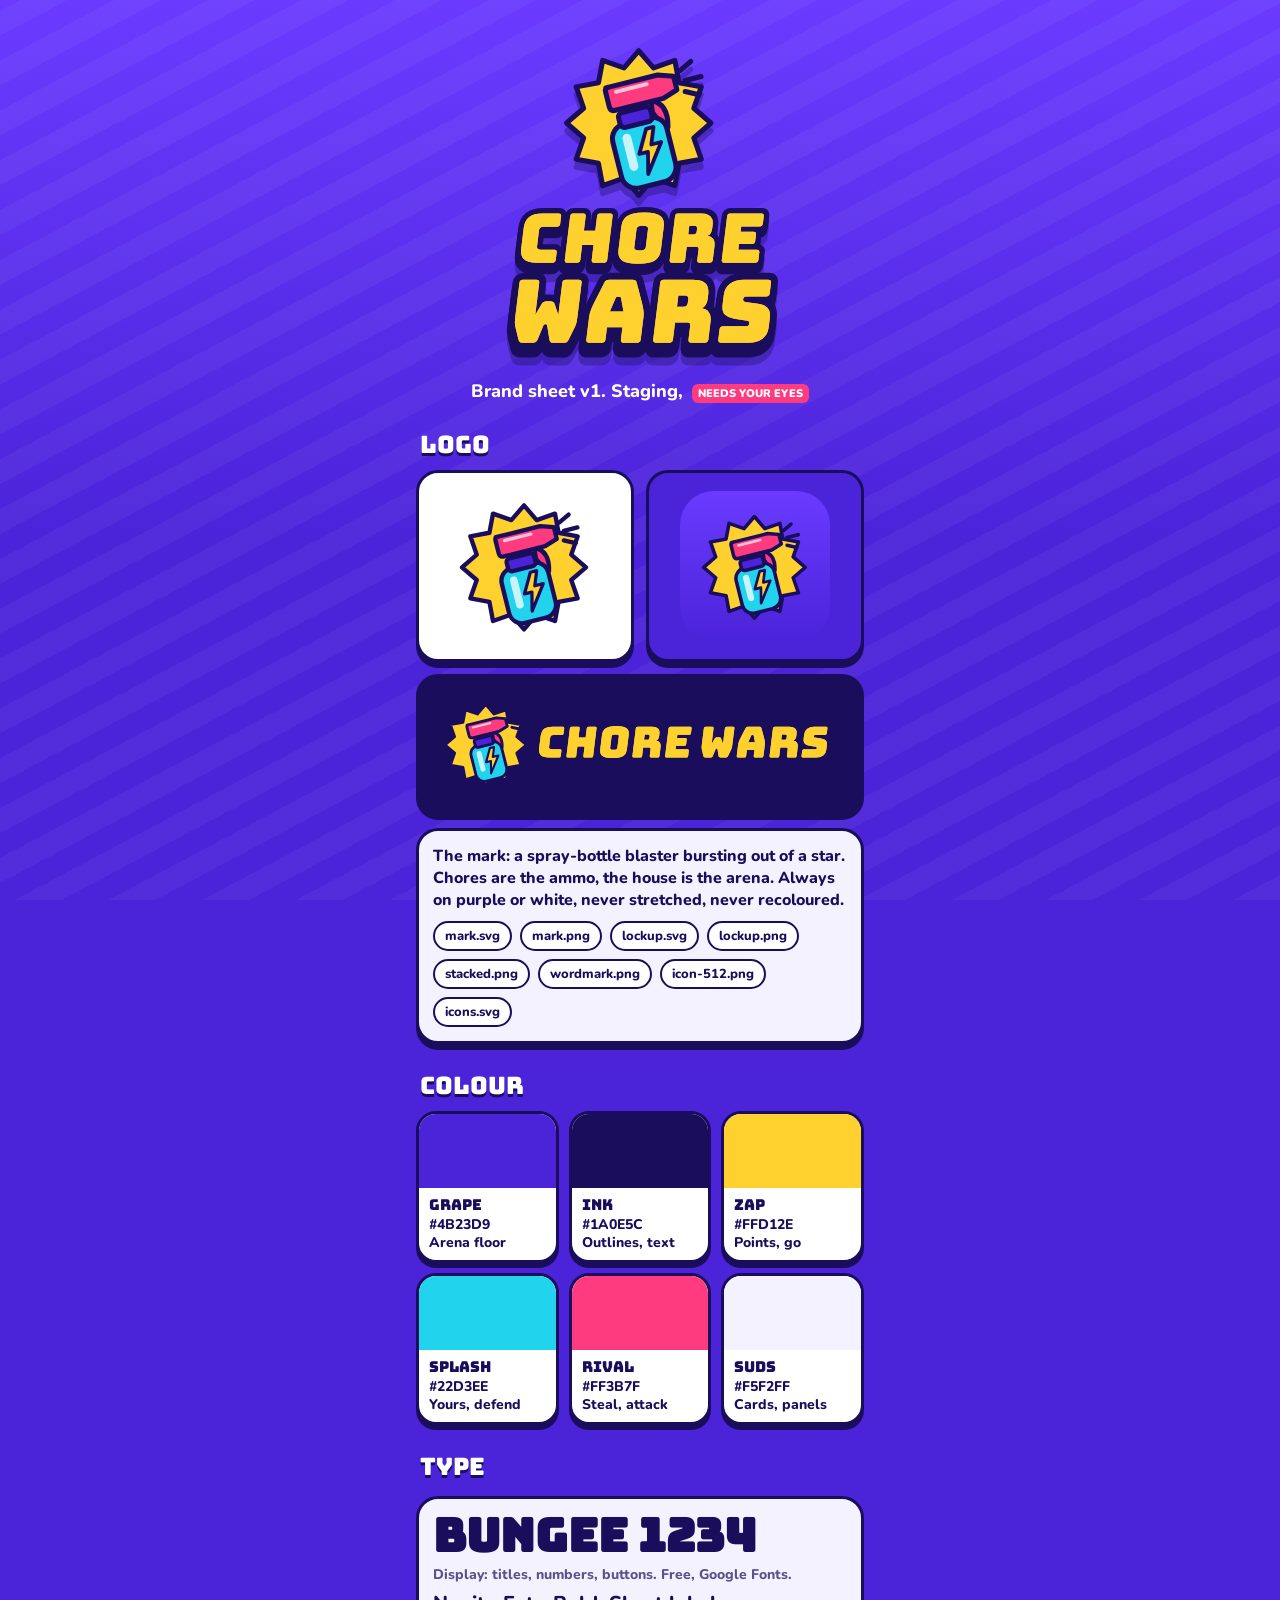
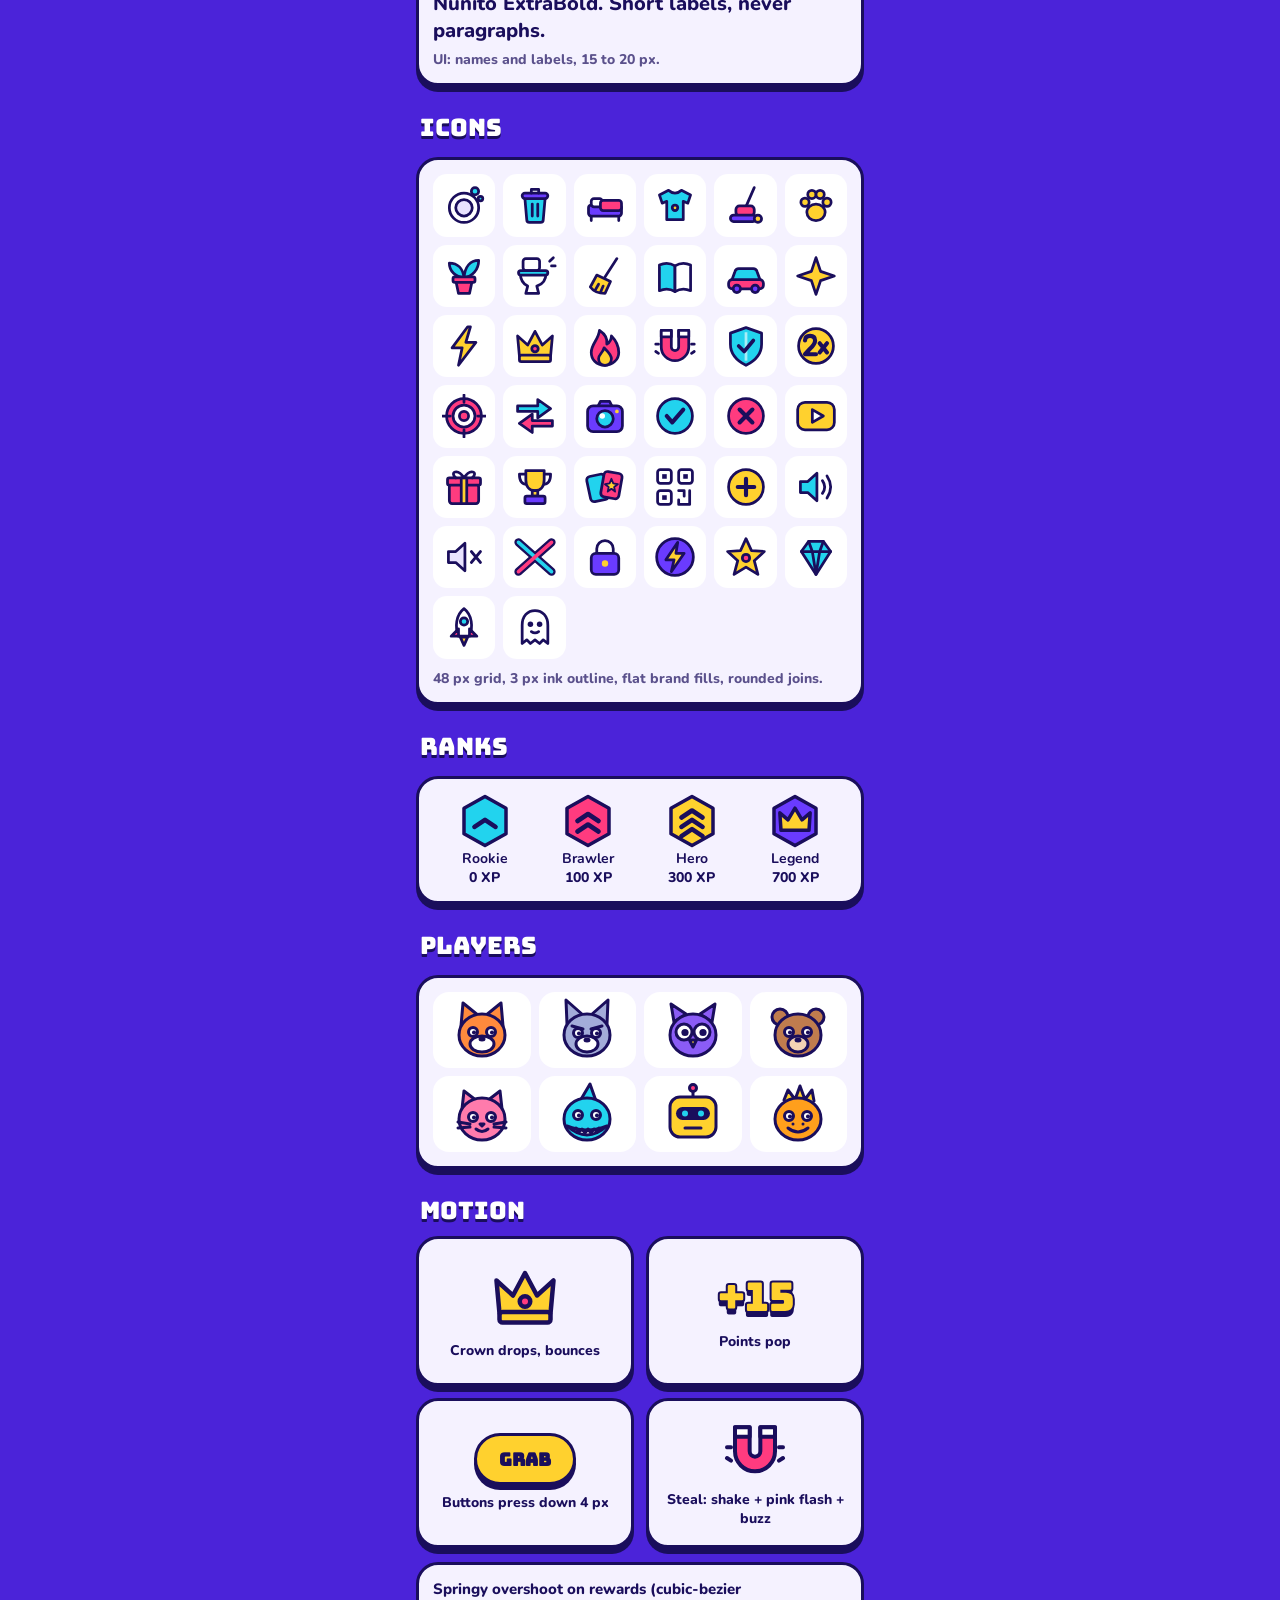
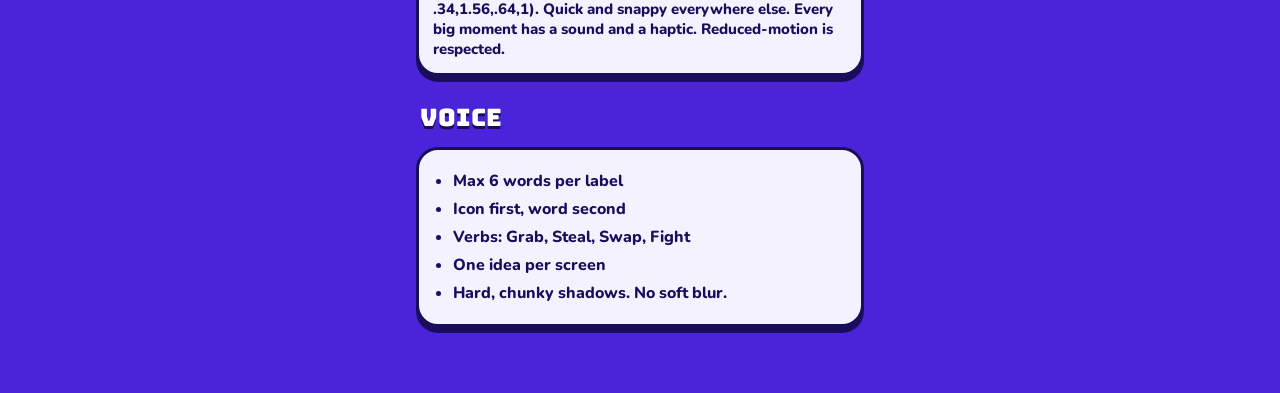
<file: app/brand.html>
<!doctype html>
<html lang="en">
<head>
<meta charset="utf-8">
<meta name="viewport" content="width=device-width,initial-scale=1">
<title>Chore Wars Brand</title>
<meta name="robots" content="noindex">
<link rel="icon" href="brand/app-icon.svg" type="image/svg+xml">
<link href="https://fonts.googleapis.com/css2?family=Bungee&family=Nunito:wght@700;800;900&display=swap" rel="stylesheet">
<link rel="stylesheet" href="styles.css?v=cw-2026-11-04a">
<style>
  #app{padding-bottom:40px}
  .sec{margin:26px 0}
  .sec>h2{font-family:var(--display);font-size:24px;color:#fff;text-shadow:0 3px 0 var(--ink);margin:0 4px 10px;font-weight:400}
  .row2{display:grid;grid-template-columns:1fr 1fr;gap:12px}
  .logo-box{border:3px solid var(--ink);border-radius:22px;box-shadow:0 6px 0 var(--ink);padding:18px;display:grid;place-items:center}
  .logo-box img{max-width:100%;height:auto}
  .sw{border:3px solid var(--ink);border-radius:20px;box-shadow:0 5px 0 var(--ink);overflow:hidden;background:#fff}
  .sw i{display:block;height:74px}
  .sw div{padding:8px 10px;font-size:14px;line-height:1.3}
  .sw b{font-family:var(--display);font-weight:400;font-size:15px;display:block}
  .colors{display:grid;grid-template-columns:repeat(3,1fr);gap:10px}
  .icons{display:grid;grid-template-columns:repeat(6,1fr);gap:8px}
  .icons div{background:#fff;border-radius:14px;display:grid;place-items:center;padding:6px;aspect-ratio:1}
  .avs{display:grid;grid-template-columns:repeat(4,1fr);gap:8px}
  .avs div{background:#fff;border-radius:16px;display:grid;place-items:center;padding:6px}
  .typeA{font-family:var(--display);font-size:46px;line-height:1;margin:0}
  .typeB{font-family:var(--ui);font-weight:800;font-size:20px;margin:6px 0 0}
  .meta{font-size:14px;opacity:.7;margin-top:6px}
  .dl{display:flex;flex-wrap:wrap;gap:8px;margin-top:10px}
  .dl a{font-size:13px;background:#fff;border:2px solid var(--ink);border-radius:99px;padding:4px 10px;color:var(--ink);text-decoration:none}
  .motion{display:grid;grid-template-columns:1fr 1fr;gap:12px}
  .motion .panel{margin:0;display:flex;flex-direction:column;align-items:center;gap:8px;text-align:center;font-size:14px;min-height:150px;justify-content:center}
  .rules li{margin:6px 0;font-size:16px}
  .rules{padding-left:20px;margin:0}
  .loop{animation:loopDrop 2.6s var(--pop) infinite}
  @keyframes loopDrop{0%{transform:translateY(-40px) rotate(-50deg) scale(.4);opacity:0}35%{transform:none;opacity:1}85%{transform:none;opacity:1}100%{opacity:0}}
  .loopgain{font-family:var(--display);font-size:40px;color:var(--zap);-webkit-text-stroke:2px var(--ink);text-shadow:0 5px 0 var(--ink);animation:loopGain 2.2s var(--pop) infinite}
  @keyframes loopGain{0%{transform:scale(.2);opacity:0}25%{transform:scale(1.15);opacity:1}60%{transform:scale(1)}100%{transform:translateY(-40px);opacity:0}}
  .shakeloop{animation:shake .45s 1s infinite}
  @media (max-width:420px){.icons{grid-template-columns:repeat(5,1fr)}}
</style>
</head>
<body>
<div id="app">
  <div class="hero-logo"><img src="brand/lockup-stacked.svg" alt="Chore Wars"></div>
  <p style="text-align:center;color:#fff;font-size:18px;margin:4px 0 0">Brand sheet v1. Staging, <span class="eyes">NEEDS YOUR EYES</span></p>

  <section class="sec"><h2>Logo</h2>
    <div class="row2">
      <div class="logo-box" style="background:#fff"><img src="brand/mark.svg" alt="Mark: spray blaster on a yellow burst" width="150"></div>
      <div class="logo-box" style="background:var(--grape)"><img src="brand/app-icon.svg" alt="App icon" width="150"></div>
    </div>
    <div class="logo-box" style="background:var(--ink);margin-top:12px"><img src="brand/lockup.svg" alt="Horizontal lockup"></div>
    <div class="panel" style="font-size:16px">The mark: a spray-bottle blaster bursting out of a star. Chores are the ammo, the house is the arena. Always on purple or white, never stretched, never recoloured.
      <div class="dl"><a href="brand/mark.svg" download>mark.svg</a><a href="brand/mark.png" download>mark.png</a><a href="brand/lockup.svg" download>lockup.svg</a><a href="brand/lockup.png" download>lockup.png</a><a href="brand/lockup-stacked.png" download>stacked.png</a><a href="brand/wordmark.png" download>wordmark.png</a><a href="brand/icon-512.png" download>icon-512.png</a><a href="brand/icons.svg" download>icons.svg</a></div>
    </div>
  </section>

  <section class="sec"><h2>Colour</h2>
    <div class="colors">
      <div class="sw"><i style="background:#4B23D9"></i><div><b>Grape</b>#4B23D9<br>Arena floor</div></div>
      <div class="sw"><i style="background:#1A0E5C"></i><div><b>Ink</b>#1A0E5C<br>Outlines, text</div></div>
      <div class="sw"><i style="background:#FFD12E"></i><div><b>Zap</b>#FFD12E<br>Points, go</div></div>
      <div class="sw"><i style="background:#22D3EE"></i><div><b>Splash</b>#22D3EE<br>Yours, defend</div></div>
      <div class="sw"><i style="background:#FF3B7F"></i><div><b>Rival</b>#FF3B7F<br>Steal, attack</div></div>
      <div class="sw"><i style="background:#F5F2FF"></i><div><b>Suds</b>#F5F2FF<br>Cards, panels</div></div>
    </div>
  </section>

  <section class="sec"><h2>Type</h2>
    <div class="panel"><p class="typeA">Bungee 1234</p><div class="meta">Display: titles, numbers, buttons. Free, Google Fonts.</div>
      <p class="typeB">Nunito ExtraBold. Short labels, never paragraphs.</p><div class="meta">UI: names and labels, 15 to 20 px.</div></div>
  </section>

  <section class="sec"><h2>Icons</h2>
    <div class="panel"><div class="icons" id="icons"></div><div class="meta" style="margin-top:10px">48 px grid, 3 px ink outline, flat brand fills, rounded joins.</div></div>
  </section>

  <section class="sec"><h2>Ranks</h2>
    <div class="panel" style="display:flex;justify-content:space-around;text-align:center;font-size:14px" id="ranks"></div>
  </section>

  <section class="sec"><h2>Players</h2>
    <div class="panel"><div class="avs" id="avs"></div></div>
  </section>

  <section class="sec"><h2>Motion</h2>
    <div class="motion">
      <div class="panel"><div class="loop" id="m1"></div>Crown drops, bounces</div>
      <div class="panel"><div class="loopgain">+15</div>Points pop</div>
      <div class="panel"><button class="btn">Grab</button>Buttons press down 4 px</div>
      <div class="panel"><div class="shakeloop" id="m2"></div>Steal: shake + pink flash + buzz</div>
    </div>
    <div class="panel" style="font-size:15px">Springy overshoot on rewards (cubic-bezier .34,1.56,.64,1). Quick and snappy everywhere else. Every big moment has a sound and a haptic. Reduced-motion is respected.</div>
  </section>

  <section class="sec"><h2>Voice</h2>
    <div class="panel"><ul class="rules">
      <li>Max 6 words per label</li><li>Icon first, word second</li><li>Verbs: Grab, Steal, Swap, Fight</li><li>One idea per screen</li><li>Hard, chunky shadows. No soft blur.</li>
    </ul></div>
  </section>
</div>
<script src="icons.js?v=cw-2026-11-04a"></script>
<script>
(function () {
  var I = CWIcons, h = '';
  Object.keys(I.ICONS).filter(function (k) { return k.indexOf('rank') !== 0; }).forEach(function (k) { h += '<div title="' + k + '">' + I.icon(k, 44) + '</div>'; });
  document.getElementById('icons').innerHTML = h;
  document.getElementById('ranks').innerHTML = [['rank1', 'Rookie', 0], ['rank2', 'Brawler', 100], ['rank3', 'Hero', 300], ['rank4', 'Legend', 700]].map(function (r) { return '<div>' + I.icon(r[0], 56) + '<b>' + r[1] + '</b><br>' + r[2] + ' XP</div>'; }).join('');
  document.getElementById('avs').innerHTML = Object.keys(I.AVATARS).map(function (k) { return '<div>' + I.avatar(k, 64) + '</div>'; }).join('');
  document.getElementById('m1').innerHTML = I.icon('crown', 72);
  document.getElementById('m2').innerHTML = I.icon('steal', 64);
})();
</script>
</body>
</html>
</file>
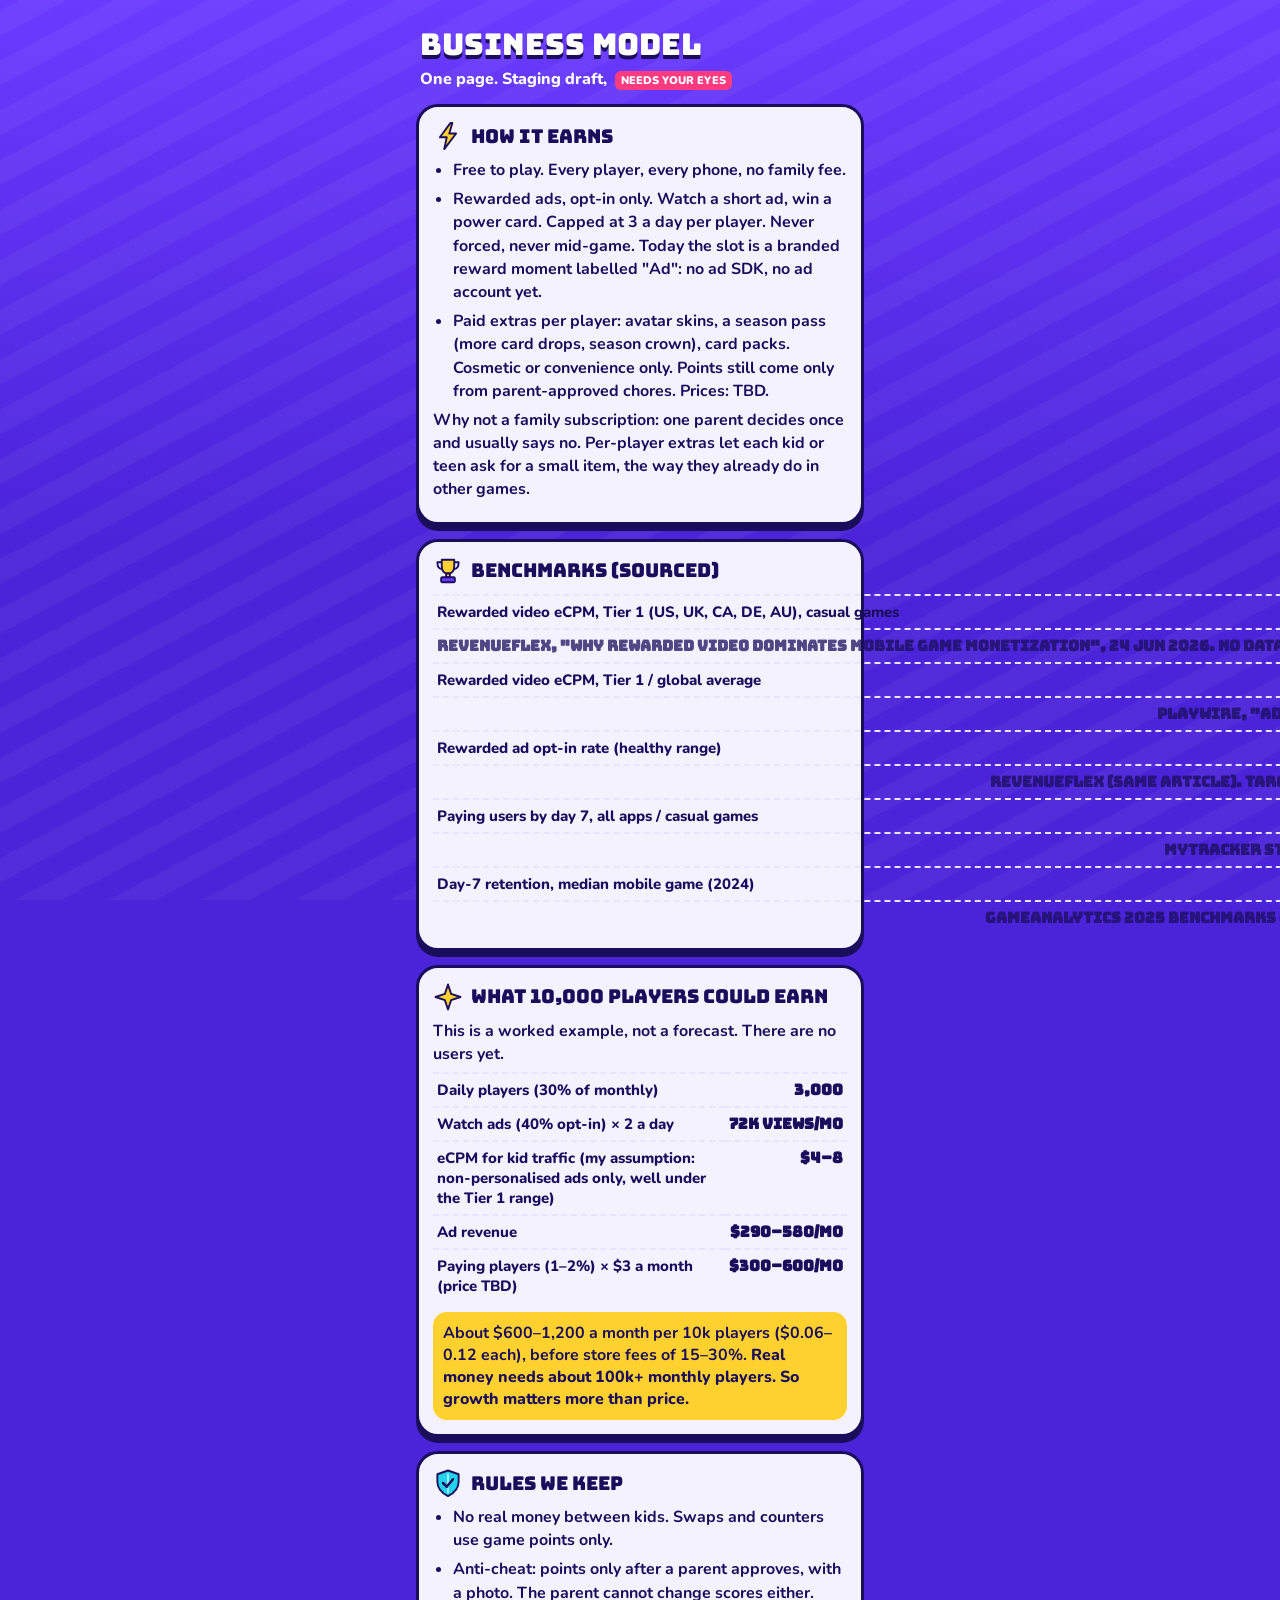
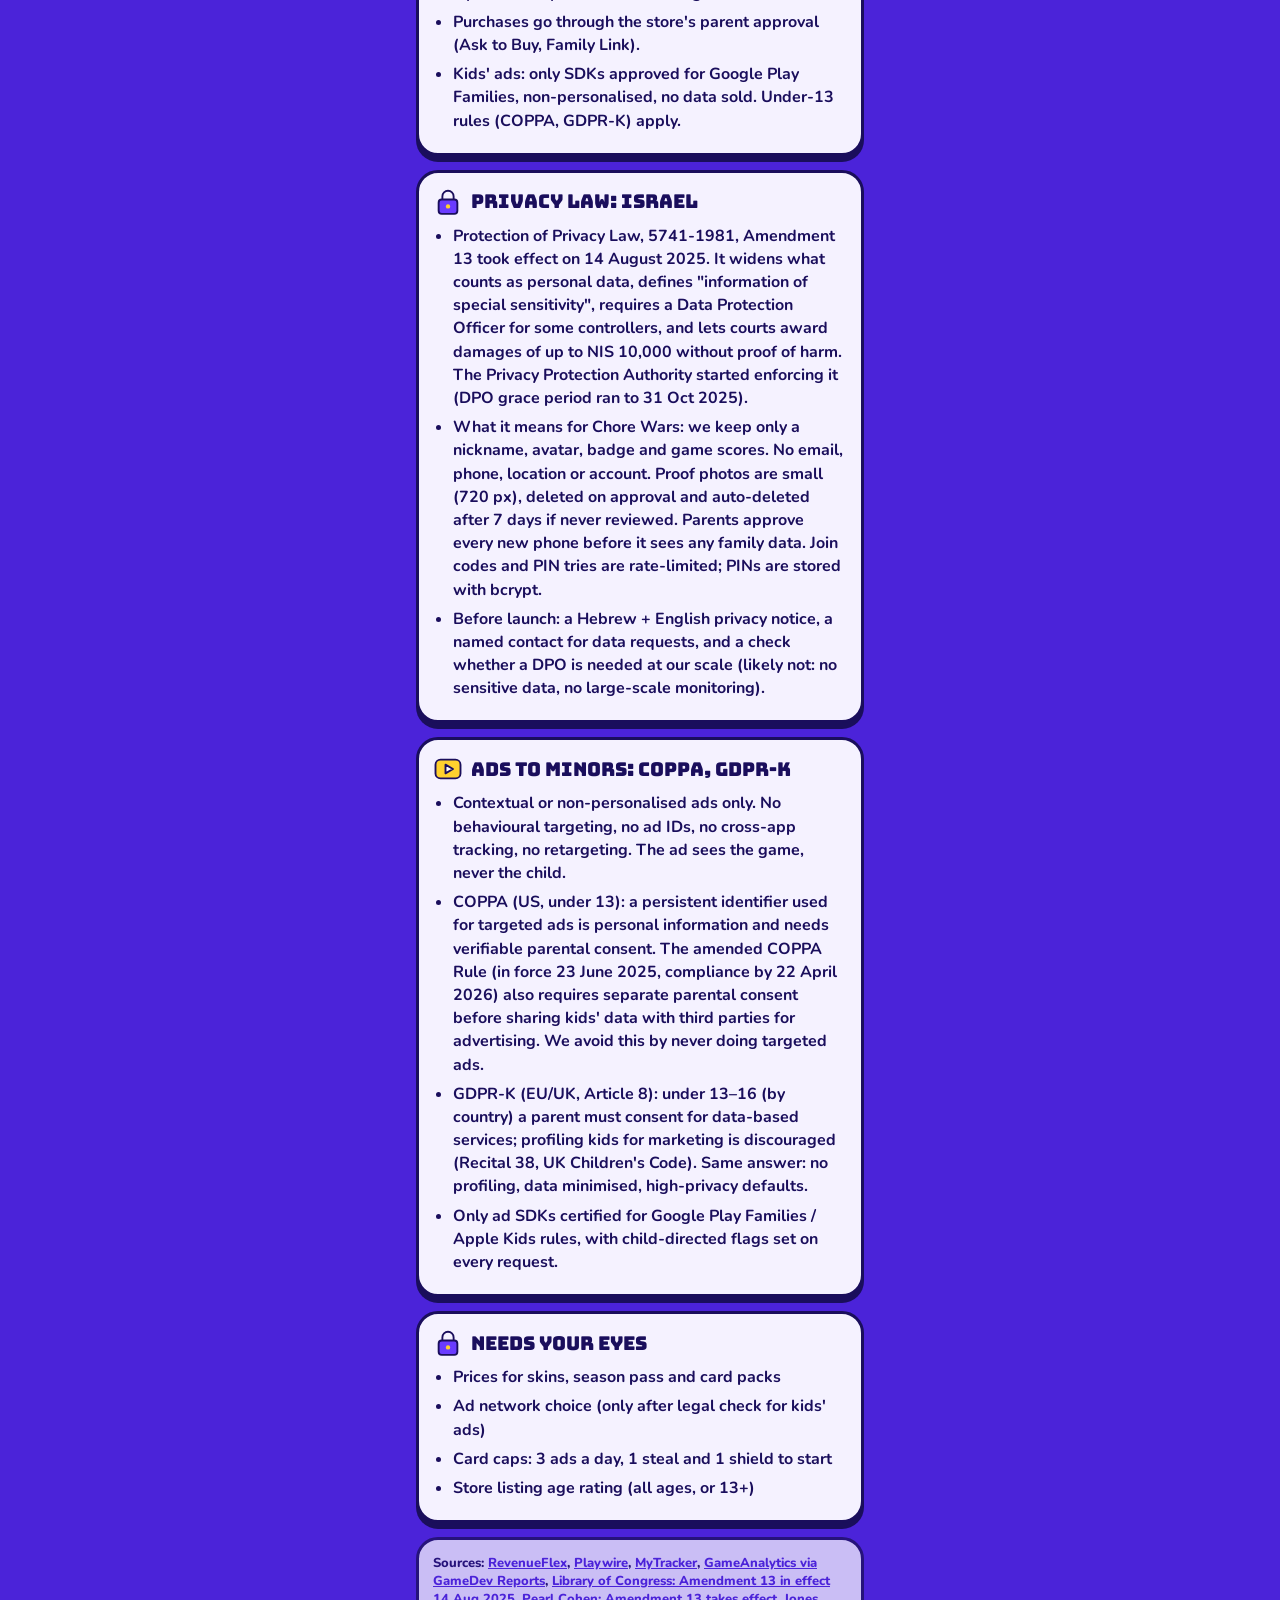
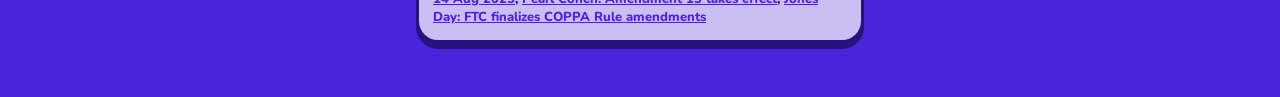
<file: app/model.html>
<!doctype html>
<html lang="en">
<head>
<meta charset="utf-8">
<meta name="viewport" content="width=device-width,initial-scale=1">
<title>Chore Wars Model</title>
<meta name="robots" content="noindex">
<link rel="icon" href="brand/app-icon.svg" type="image/svg+xml">
<link href="https://fonts.googleapis.com/css2?family=Bungee&family=Nunito:wght@700;800;900&display=swap" rel="stylesheet">
<link rel="stylesheet" href="styles.css?v=cw-2026-11-04d">
<style>
  #app{padding-bottom:40px}
  h1{font-family:var(--display);font-weight:400;color:#fff;text-shadow:0 4px 0 var(--ink);font-size:30px;margin:24px 4px 4px}
  h2{font-family:var(--display);font-weight:400;font-size:19px;margin:0 0 8px;display:flex;align-items:center;gap:8px}
  .panel p,.panel li{font-size:16px;line-height:1.45;font-weight:700;margin:6px 0}
  .panel ul{padding-left:20px;margin:4px 0}
  table{width:100%;border-collapse:collapse;font-size:15px}
  td{padding:6px 4px;border-top:2px dashed var(--lilac);vertical-align:top}
  td:last-child{text-align:right;font-family:var(--display);font-size:15px;white-space:nowrap}
  .src{font-size:13px;opacity:.75}
  a{color:var(--grape)}
  .total{background:var(--zap);border-radius:14px;padding:10px;margin-top:10px;font-size:16px}
</style>
</head>
<body>
<div id="app">
  <h1>Business model</h1>
  <p style="color:#fff;margin:0 4px">One page. Staging draft, <span class="eyes">NEEDS YOUR EYES</span></p>

  <div class="panel"><h2><span id="i1"></span>How it earns</h2>
    <ul>
      <li><b>Free to play.</b> Every player, every phone, no family fee.</li>
      <li><b>Rewarded ads, opt-in only.</b> Watch a short ad, win a power card. Capped at 3 a day per player. Never forced, never mid-game. Today the slot is a branded reward moment labelled "Ad": no ad SDK, no ad account yet.</li>
      <li><b>Paid extras per player:</b> avatar skins, a season pass (more card drops, season crown), card packs. Cosmetic or convenience only. Points still come only from parent-approved chores. Prices: TBD.</li>
    </ul>
    <p>Why not a family subscription: one parent decides once and usually says no. Per-player extras let each kid or teen ask for a small item, the way they already do in other games.</p>
  </div>

  <div class="panel"><h2><span id="i2"></span>Benchmarks (sourced)</h2>
    <table>
      <tr><td>Rewarded video eCPM, Tier 1 (US, UK, CA, DE, AU), casual games</td><td>$12–25</td></tr>
      <tr><td colspan="2" class="src">RevenueFlex, "Why rewarded video dominates mobile game monetization", 24 Jun 2026. No dataset named. Q4 runs 30–50% higher.</td></tr>
      <tr><td>Rewarded video eCPM, Tier 1 / global average</td><td>$15–30 / $8–18</td></tr>
      <tr><td colspan="2" class="src">Playwire, "AdMob eCPM benchmarks", 17 Sep 2025.</td></tr>
      <tr><td>Rewarded ad opt-in rate (healthy range)</td><td>40–70%</td></tr>
      <tr><td colspan="2" class="src">RevenueFlex (same article). Target range, not a measured average.</td></tr>
      <tr><td>Paying users by day 7, all apps / casual games</td><td>1.10% / 1.64%</td></tr>
      <tr><td colspan="2" class="src">MyTracker study, 120M+ installs, Jun–Dec 2021.</td></tr>
      <tr><td>Day-7 retention, median mobile game (2024)</td><td>3.4–3.9%</td></tr>
      <tr><td colspan="2" class="src">GameAnalytics 2025 benchmarks (11,600 apps), via GameDev Reports.</td></tr>
    </table>
  </div>

  <div class="panel"><h2><span id="i3"></span>What 10,000 players could earn</h2>
    <p>This is a worked example, not a forecast. There are no users yet.</p>
    <table>
      <tr><td>Daily players (30% of monthly)</td><td>3,000</td></tr>
      <tr><td>Watch ads (40% opt-in) × 2 a day</td><td>72k views/mo</td></tr>
      <tr><td>eCPM for kid traffic (my assumption: non-personalised ads only, well under the Tier 1 range)</td><td>$4–8</td></tr>
      <tr><td>Ad revenue</td><td>$290–580/mo</td></tr>
      <tr><td>Paying players (1–2%) × $3 a month (price TBD)</td><td>$300–600/mo</td></tr>
    </table>
    <div class="total"><b>About $600–1,200 a month per 10k players ($0.06–0.12 each), before store fees of 15–30%.</b> Real money needs about 100k+ monthly players. So growth matters more than price.</div>
  </div>

  <div class="panel"><h2><span id="i4"></span>Rules we keep</h2>
    <ul>
      <li>No real money between kids. Swaps and counters use game points only.</li>
      <li>Anti-cheat: points only after a parent approves, with a photo. The parent cannot change scores either.</li>
      <li>Purchases go through the store's parent approval (Ask to Buy, Family Link).</li>
      <li>Kids' ads: only SDKs approved for Google Play Families, non-personalised, no data sold. Under-13 rules (COPPA, GDPR-K) apply.</li>
    </ul>
  </div>

  <div class="panel"><h2><span id="i6"></span>Privacy law: Israel</h2>
    <ul>
      <li><b>Protection of Privacy Law, 5741-1981, Amendment 13</b> took effect on <b>14 August 2025</b>. It widens what counts as personal data, defines "information of special sensitivity", requires a Data Protection Officer for some controllers, and lets courts award damages of up to NIS 10,000 without proof of harm. The Privacy Protection Authority started enforcing it (DPO grace period ran to 31 Oct 2025).</li>
      <li><b>What it means for Chore Wars:</b> we keep only a nickname, avatar, badge and game scores. No email, phone, location or account. Proof photos are small (720 px), deleted on approval and auto-deleted after 7 days if never reviewed. Parents approve every new phone before it sees any family data. Join codes and PIN tries are rate-limited; PINs are stored with bcrypt.</li>
      <li>Before launch: a Hebrew + English privacy notice, a named contact for data requests, and a check whether a DPO is needed at our scale (likely not: no sensitive data, no large-scale monitoring).</li>
    </ul>
  </div>

  <div class="panel"><h2><span id="i7"></span>Ads to minors: COPPA, GDPR-K</h2>
    <ul>
      <li><b>Contextual or non-personalised ads only.</b> No behavioural targeting, no ad IDs, no cross-app tracking, no retargeting. The ad sees the game, never the child.</li>
      <li><b>COPPA (US, under 13):</b> a persistent identifier used for targeted ads is personal information and needs verifiable parental consent. The amended COPPA Rule (in force 23 June 2025, compliance by 22 April 2026) also requires separate parental consent before sharing kids' data with third parties for advertising. We avoid this by never doing targeted ads.</li>
      <li><b>GDPR-K (EU/UK, Article 8):</b> under 13–16 (by country) a parent must consent for data-based services; profiling kids for marketing is discouraged (Recital 38, UK Children's Code). Same answer: no profiling, data minimised, high-privacy defaults.</li>
      <li>Only ad SDKs certified for Google Play Families / Apple Kids rules, with child-directed flags set on every request.</li>
    </ul>
  </div>

  <div class="panel"><h2><span id="i5"></span>Needs your eyes</h2>
    <ul>
      <li>Prices for skins, season pass and card packs</li>
      <li>Ad network choice (only after legal check for kids' ads)</li>
      <li>Card caps: 3 ads a day, 1 steal and 1 shield to start</li>
      <li>Store listing age rating (all ages, or 13+)</li>
    </ul>
  </div>

  <div class="panel src" style="font-size:13px">Sources:
    <a href="https://revenueflex.com/blog/rewarded-video-ads-mobile-game-monetization" rel="noopener">RevenueFlex</a>,
    <a href="https://www.playwire.com/blog/admob-ecpm-benchmarks-what-publishers-should-expect" rel="noopener">Playwire</a>,
    <a href="https://tracker.my.com/blog/paying-user-and-rolling-retention-rate-benchmarks-across-game-genres-a-study" rel="noopener">MyTracker</a>,
    <a href="https://gamedevreports.substack.com/p/gameanalytics-mobile-gaming-benchmarks" rel="noopener">GameAnalytics via GameDev Reports</a>,
    <a href="https://www.loc.gov/item/global-legal-monitor/2025-11-17/israel-amendment-to-privacy-protection-law-goes-into-effect/" rel="noopener">Library of Congress: Amendment 13 in effect 14 Aug 2025</a>,
    <a href="https://www.pearlcohen.com/israel-significant-amendment-to-the-privacy-law-takes-effect/" rel="noopener">Pearl Cohen: Amendment 13 takes effect</a>,
    <a href="https://www.jonesday.com/en/insights/2025/05/ftc-finalizes-amendments-to-coppa--rule" rel="noopener">Jones Day: FTC finalizes COPPA Rule amendments</a>
  </div>
</div>
<script src="icons.js?v=cw-2026-11-04d"></script>
<script>
  [['i1', 'pts'], ['i2', 'trophy'], ['i3', 'spark'], ['i4', 'shield'], ['i6', 'lock'], ['i7', 'ad'], ['i5', 'lock']].forEach(function (x) { document.getElementById(x[0]).innerHTML = CWIcons.icon(x[1], 30); });
</script>
</body>
</html>
</file>
<file: app/styles.css>
/* Chore Wars UI. Tokens mirror brand.html. */
:root{
  --ink:#1A0E5C; --grape:#4B23D9; --grape2:#6A3BFF; --zap:#FFD12E; --splash:#22D3EE; --rival:#FF3B7F;
  --suds:#F5F2FF; --lilac:#E9E3FF; --white:#fff;
  --display:'Bungee', Impact, sans-serif; --ui:'Nunito', system-ui, sans-serif;
  --pop:cubic-bezier(.34,1.56,.64,1); --snap:cubic-bezier(.2,.9,.3,1);
  --safe-b:env(safe-area-inset-bottom,0px);
}
*{box-sizing:border-box;-webkit-tap-highlight-color:transparent}
html,body{margin:0;height:100%}
body{background:var(--grape);color:var(--ink);font-family:var(--ui);font-weight:800;overscroll-behavior:none;
  background-image:repeating-linear-gradient(-28deg,rgba(255,255,255,.045) 0 22px,transparent 22px 44px),linear-gradient(180deg,var(--grape2),var(--grape) 60%);background-attachment:fixed}
button{font:inherit;color:inherit;border:0;background:none;padding:0;cursor:pointer}
input{font:inherit}
:focus-visible{outline:4px solid var(--zap);outline-offset:3px;border-radius:12px}
.ic,.av{display:block;flex:none}
#app{max-width:480px;margin:0 auto;min-height:100%;position:relative;padding:0 16px calc(104px + var(--safe-b))}
.num{font-family:var(--display);letter-spacing:.01em;line-height:1}

/* buttons */
.btn{display:inline-flex;align-items:center;justify-content:center;gap:8px;min-height:52px;padding:0 22px;border-radius:999px;
  background:var(--zap);border:3px solid var(--ink);box-shadow:0 5px 0 var(--ink);font-family:var(--display);font-size:18px;
  transition:transform .08s,box-shadow .08s}
.btn:active{transform:translateY(4px);box-shadow:0 1px 0 var(--ink)}
.btn.big{min-height:64px;font-size:22px;width:100%}
.btn.pink{background:var(--rival);color:#fff}
.btn.cyan{background:var(--splash)}
.btn.white{background:var(--white)}
.btn.ghost{background:transparent;border-color:transparent;box-shadow:none;color:#fff;font-family:var(--ui);font-size:16px;text-decoration:underline;min-height:44px}
.btn.sm{min-height:40px;font-size:14px;padding:0 14px;box-shadow:0 4px 0 var(--ink)}
.btn[disabled]{opacity:.45;pointer-events:none}

/* top bar */
.top{display:flex;align-items:center;gap:10px;padding:14px 16px 10px;margin:0 -16px;position:sticky;top:0;z-index:5;
  background:var(--grape2);box-shadow:0 3px 0 rgba(26,14,92,.35)}
.me{display:flex;align-items:center;gap:10px;flex:1;min-width:0;text-align:left}
.me .av{filter:drop-shadow(0 3px 0 var(--ink))}
.me-name{color:#fff;font-size:18px;white-space:nowrap;overflow:hidden;text-overflow:ellipsis}
.xpbar{height:12px;border-radius:99px;background:rgba(26,14,92,.55);border:2px solid var(--ink);overflow:hidden;margin-top:4px;width:120px}
.xpbar i{display:block;height:100%;background:var(--zap);border-radius:99px;transition:width .6s var(--snap)}
.chip{display:inline-flex;align-items:center;gap:4px;background:var(--suds);border:3px solid var(--ink);border-radius:99px;padding:3px 10px 3px 5px;box-shadow:0 3px 0 var(--ink);font-family:var(--display);font-size:17px}

/* panels */
.panel{background:var(--suds);border:3px solid var(--ink);border-radius:22px;box-shadow:0 6px 0 var(--ink);padding:14px;margin:14px 0}
.h{font-family:var(--display);font-size:20px;color:#fff;margin:22px 4px 6px;display:flex;align-items:center;gap:8px;text-shadow:0 3px 0 var(--ink)}
.h .ic{filter:drop-shadow(0 2px 0 var(--ink))}

/* leaderboard */
.board{padding:8px}
.row{display:flex;align-items:center;gap:12px;padding:10px 10px;border-radius:16px;position:relative}
.row+.row{margin-top:4px}
.row.mine{background:var(--lilac)}
.row .pos{font-family:var(--display);font-size:20px;width:22px;text-align:center;opacity:.55}
.row .nm{flex:1;font-size:18px;min-width:0;overflow:hidden;text-overflow:ellipsis;white-space:nowrap}
.row .score{display:flex;align-items:center;gap:2px;font-family:var(--display);font-size:28px}
.row.first{background:var(--zap)}
.row.first .pos{opacity:1}
.avwrap{position:relative;flex:none}
.crown{position:absolute;left:50%;top:-20px;transform:translateX(-50%) rotate(-12deg);transform-origin:50% 100%;filter:drop-shadow(0 2px 0 var(--ink))}
.crown.drop{animation:crownDrop 1.1s var(--pop) both, crownGlint 2.6s 1.2s ease-in-out infinite}
@keyframes crownDrop{0%{transform:translateX(-50%) translateY(-60px) rotate(-60deg) scale(.4);opacity:0}60%{opacity:1}100%{transform:translateX(-50%) rotate(-12deg) scale(1)}}
@keyframes crownGlint{0%,80%,100%{transform:translateX(-50%) rotate(-12deg)}88%{transform:translateX(-50%) rotate(6deg) scale(1.15)}}

/* VS */
.vs{display:grid;grid-template-columns:1fr auto 1fr;align-items:center;gap:6px;padding:16px 10px;
  background:linear-gradient(105deg,var(--splash) 0 49.6%,var(--ink) 49.6% 50.4%,var(--rival) 50.4%);}
.vs .side{display:flex;flex-direction:column;align-items:center;gap:4px}
.vs .side .num{font-size:34px;color:var(--ink)}
.vs .side.r .num{color:#fff}
.vs .mid{font-family:var(--display);font-size:30px;color:#fff;-webkit-text-stroke:2px var(--ink);text-shadow:0 4px 0 var(--ink);transform:rotate(-8deg)}
.vs .lbl{font-size:13px;opacity:.8}
.vs .side.r .lbl{color:#fff}
.vs-actions{display:flex;gap:10px;justify-content:center;margin-top:12px}

/* chores */
.grid{display:grid;grid-template-columns:1fr 1fr;gap:12px;margin-top:8px}
.tile{background:var(--suds);border:3px solid var(--ink);border-radius:22px;box-shadow:0 6px 0 var(--ink);padding:12px 10px 10px;display:flex;flex-direction:column;align-items:center;gap:6px;position:relative;text-align:center;min-height:196px}
.tile .tt{font-size:16px;line-height:1.1}
.tile .val{display:flex;align-items:center;gap:2px;font-family:var(--display);font-size:26px}
.tile .act{margin-top:auto;width:100%}
.tile .act .btn{width:100%;min-height:46px;font-size:16px;padding:0 8px}
.tile.mine{background:#D6F7FD}
.tile.theirs{background:#FFE0EA}
.tile.over{opacity:.55;box-shadow:0 3px 0 var(--ink)}
.tile .owner{position:absolute;top:-12px;left:-8px;filter:drop-shadow(0 3px 0 var(--ink))}
.tile .bty{position:absolute;top:-12px;right:-8px;display:flex;align-items:center;gap:2px;background:var(--rival);color:#fff;border:3px solid var(--ink);border-radius:99px;padding:2px 8px 2px 3px;font-family:var(--display);font-size:15px;box-shadow:0 3px 0 var(--ink);animation:wobble 1.8s ease-in-out infinite}
@keyframes wobble{0%,100%{transform:rotate(-6deg)}50%{transform:rotate(6deg)}}
.tile .two{display:flex;gap:8px;width:100%}
.tile .two .btn{flex:1}
.wait{display:flex;align-items:center;justify-content:center;gap:6px;min-height:46px;font-size:15px;opacity:.75}

/* trades */
.trade{display:grid;grid-template-columns:1fr auto 1fr;align-items:center;gap:6px}
.trade .side{display:flex;flex-direction:column;align-items:center;gap:2px;font-size:14px;text-align:center}
.trade-actions{display:flex;gap:8px;justify-content:center;margin-top:12px}
.trade-actions .btn{padding:0 14px;font-size:16px}
.who{display:flex;align-items:center;gap:8px;font-size:16px;margin-bottom:10px}
.sweet{display:inline-flex;align-items:center;gap:2px;font-family:var(--display);font-size:16px;background:var(--zap);border:3px solid var(--ink);border-radius:99px;padding:0 8px 0 2px}

/* cards */
.deck{display:grid;grid-template-columns:repeat(3,1fr);gap:10px}
.pcard{aspect-ratio:3/4;border:3px solid var(--ink);border-radius:18px;box-shadow:0 6px 0 var(--ink);display:flex;flex-direction:column;align-items:center;justify-content:center;gap:6px;position:relative;transition:transform .15s var(--pop)}
.pcard:active{transform:scale(.95)}
.pcard .cnt{position:absolute;top:-10px;right:-10px;width:34px;height:34px;border-radius:50%;background:var(--ink);color:#fff;display:grid;place-items:center;font-family:var(--display);font-size:16px;border:3px solid #fff}
.pcard .nm{font-family:var(--display);font-size:14px}
.pcard.steal{background:#FFD0DE}.pcard.shield{background:#C9F5FC}.pcard.double{background:#FFF0B3}
.pcard.on{outline:4px dashed var(--ink);outline-offset:-10px}
.pcard.zero{filter:grayscale(.8);opacity:.6}
.adslot{display:flex;align-items:center;gap:12px}
.adslot .txt{flex:1;font-size:17px}
.dots{display:flex;gap:5px;margin-top:4px}
.dots i{width:12px;height:12px;border-radius:50%;border:2px solid var(--ink);background:var(--zap)}
.dots i.used{background:transparent}
.shop{display:grid;grid-template-columns:1fr 1fr 1fr;gap:10px}
.item{background:#fff;border:3px solid var(--ink);border-radius:18px;padding:10px 6px;display:flex;flex-direction:column;align-items:center;gap:4px;text-align:center;font-size:14px}
.tbd{font-size:11px;background:var(--ink);color:var(--zap);border-radius:6px;padding:2px 5px;line-height:1.2}
.eyes{display:inline-block;font-size:11px;font-weight:900;background:var(--rival);color:#fff;border-radius:6px;padding:2px 6px;margin-left:4px}

/* parent verify: photo big, buttons big */
.ver{padding:12px}
.ver .vhead{display:flex;align-items:center;gap:8px;font-size:17px;margin-bottom:10px;flex-wrap:wrap}
.ver .vhead .vch{display:flex;align-items:center;gap:4px;flex:1;min-width:0;font-size:15px;opacity:.85}
.ver .ph{display:block;width:100%;aspect-ratio:4/3;border-radius:16px;border:3px solid var(--ink);object-fit:cover;background:#fff}
.ver .ph.none{display:flex;flex-direction:column;align-items:center;justify-content:center;gap:6px;aspect-ratio:auto;padding:18px;background:repeating-linear-gradient(-45deg,var(--lilac) 0 12px,#fff 12px 24px)}
.ver .ph.none span{font-family:var(--display);font-size:20px;background:var(--ink);color:var(--zap);border-radius:10px;padding:4px 12px}
.ver .btns{display:grid;grid-template-columns:1fr 1fr;gap:10px;margin-top:12px}
.ver .btns .btn.big{font-size:20px;padding:0 10px}
.ver .btns .yes{background:var(--zap)}
.mgr{display:flex;align-items:center;gap:10px;padding:8px 4px}
.mgr+.mgr{border-top:2px dashed var(--lilac)}
.mgr .t{flex:1;font-size:17px}

/* nav */
nav.tabs{position:fixed;left:0;right:0;bottom:0;z-index:20;display:flex;justify-content:center;padding:0 10px calc(10px + var(--safe-b));pointer-events:none}
nav.tabs .in{pointer-events:auto;display:flex;gap:4px;background:var(--suds);border:3px solid var(--ink);border-radius:28px;padding:5px;box-shadow:0 6px 0 var(--ink);width:100%;max-width:460px}
nav.tabs button{flex:1;display:flex;flex-direction:column;align-items:center;gap:1px;padding:6px 2px 5px;border-radius:22px;color:var(--ink);font-size:12px;position:relative;opacity:.8}
nav.tabs button.on{background:var(--zap);color:var(--ink);opacity:1;box-shadow:inset 0 0 0 3px var(--ink)}
nav.tabs button.on .ic{transform:translateY(-2px) scale(1.08)}
nav.tabs .badge{position:absolute;top:2px;right:calc(50% - 26px);min-width:22px;height:22px;border-radius:11px;background:var(--rival);color:#fff;font-family:var(--display);font-size:12px;display:grid;place-items:center;border:2px solid var(--ink);padding:0 5px}

/* onboarding */
.onb{position:fixed;inset:0;z-index:40;display:flex;flex-direction:column;background:inherit}
.slides{flex:1;display:flex;overflow-x:auto;scroll-snap-type:x mandatory;scrollbar-width:none}
.slides::-webkit-scrollbar{display:none}
.slide{flex:0 0 100%;scroll-snap-align:center;display:flex;flex-direction:column;align-items:center;justify-content:center;gap:26px;padding:24px;text-align:center}
.slide .big{font-family:var(--display);font-size:38px;line-height:1.05;color:#fff;text-shadow:0 4px 0 var(--ink);max-width:340px}
.slide .art{position:relative;width:240px;height:240px;display:grid;place-items:center}
.slide .art .halo{position:absolute;inset:0;border-radius:50%;background:radial-gradient(circle,rgba(255,209,46,.55),rgba(255,209,46,0) 65%);animation:pulse 2.4s ease-in-out infinite}
@keyframes pulse{50%{transform:scale(1.08)}}
.onb .foot{padding:0 24px calc(24px + var(--safe-b));display:flex;flex-direction:column;align-items:center;gap:16px;max-width:480px;width:100%;margin:0 auto}
.pager{display:flex;gap:8px}
.pager i{width:12px;height:12px;border-radius:6px;background:rgba(255,255,255,.35);transition:width .25s var(--snap)}
.pager i.on{width:32px;background:var(--zap)}
.float{animation:float 3s ease-in-out infinite}
@keyframes float{50%{transform:translateY(-10px) rotate(3deg)}}

/* forms */
.hero-logo{display:flex;justify-content:center;padding:34px 0 8px}
.hero-logo img{width:min(78vw,300px);height:auto;filter:drop-shadow(0 8px 0 rgba(26,14,92,.35))}
.stack{display:flex;flex-direction:column;gap:14px}
.field{display:flex;flex-direction:column;gap:6px}
.field span{font-size:15px;color:var(--ink);opacity:.75;padding-left:4px}
.field input{height:56px;border-radius:16px;border:3px solid var(--ink);padding:0 16px;font-size:20px;font-weight:800;background:#fff;color:var(--ink);width:100%}
.code-in{font-family:var(--display)!important;letter-spacing:.16em;text-align:center;text-transform:uppercase;font-size:28px!important}
.avpick{display:grid;grid-template-columns:repeat(4,1fr);gap:8px}
.avpick button{border:3px solid transparent;border-radius:18px;padding:4px;display:grid;place-items:center;background:#fff}
.avpick button.on{border-color:var(--ink);background:var(--zap);box-shadow:0 4px 0 var(--ink)}
.seats{display:grid;grid-template-columns:repeat(3,1fr);gap:10px}
.seat{background:#fff;border:3px solid var(--ink);border-radius:18px;padding:10px 4px;display:flex;flex-direction:column;align-items:center;gap:4px;box-shadow:0 4px 0 var(--ink);font-size:15px}
.seat[disabled]{opacity:.4;box-shadow:none}
.bigcode{font-family:var(--display);font-size:34px;letter-spacing:.1em;text-align:center;color:var(--ink);white-space:nowrap}
.bigcode .gap{display:inline-block;width:.45em}
.qr{display:grid;place-items:center;padding:8px}
.qr svg{width:220px;height:220px;border-radius:12px;background:#fff}

/* sheet + toast + fx */
.scrim{position:fixed;inset:0;background:rgba(26,14,92,.6);z-index:30;display:flex;align-items:flex-end;justify-content:center;animation:fade .2s}
.sheet{background:var(--suds);width:100%;max-width:480px;border-radius:28px 28px 0 0;border:3px solid var(--ink);border-bottom:0;padding:22px 18px calc(22px + var(--safe-b));animation:up .32s var(--pop);max-height:88vh;overflow:auto}
.sheet .ttl{font-family:var(--display);font-size:24px;text-align:center;margin:0 0 14px}
@keyframes up{from{transform:translateY(100%)}}
@keyframes fade{from{opacity:0}}
.pick{display:grid;grid-template-columns:1fr 1fr;gap:10px}
.pick button{background:#fff;border:3px solid var(--ink);border-radius:18px;padding:10px;display:flex;flex-direction:column;align-items:center;gap:4px;font-size:15px;box-shadow:0 4px 0 var(--ink)}
.pick button.on{background:var(--zap)}
.seg{display:flex;gap:8px;justify-content:center}
.seg button{min-width:72px;height:52px;border-radius:16px;border:3px solid var(--ink);background:#fff;font-family:var(--display);font-size:18px;display:flex;align-items:center;justify-content:center;gap:2px}
.seg button.on{background:var(--zap);box-shadow:0 4px 0 var(--ink)}
.toasts{position:fixed;bottom:calc(104px + var(--safe-b));left:0;right:0;z-index:60;display:flex;flex-direction:column;align-items:center;gap:8px;pointer-events:none;padding:0 16px}
.toast{display:flex;align-items:center;gap:10px;background:#fff;border:3px solid var(--ink);border-radius:20px;padding:8px 16px 8px 8px;box-shadow:0 5px 0 var(--ink);font-size:17px;animation:toastIn .45s var(--pop);max-width:440px}
.toast.bad{background:var(--rival);color:#fff}
.toast.good{background:var(--zap)}
@keyframes toastIn{from{transform:translateY(30px) scale(.8);opacity:0}}
.fx{position:fixed;inset:0;pointer-events:none;z-index:55;display:grid;place-items:center}
.fx .gain{font-family:var(--display);font-size:84px;color:var(--zap);-webkit-text-stroke:3px var(--ink);text-shadow:0 8px 0 var(--ink);animation:gain 1.4s var(--pop) both;display:flex;align-items:center}
@keyframes gain{0%{transform:scale(.2);opacity:0}25%{transform:scale(1.15);opacity:1}70%{transform:scale(1)}100%{transform:translateY(-120px) scale(.8);opacity:0}}
.fx .flash{position:absolute;inset:0;background:var(--rival);animation:flash .6s ease-out both}
@keyframes flash{from{opacity:.55}to{opacity:0}}
.shake{animation:shake .45s}
@keyframes shake{20%{transform:translateX(-10px)}40%{transform:translateX(9px)}60%{transform:translateX(-6px)}80%{transform:translateX(4px)}}
.confetti{position:absolute;width:12px;height:16px;border:2px solid var(--ink);border-radius:3px;top:40%;left:50%;animation:conf 1.3s ease-out both}
@keyframes conf{to{transform:translate(var(--x),var(--y)) rotate(var(--r));opacity:0}}
.feed{display:flex;flex-direction:column;gap:2px}
.fi{display:flex;align-items:center;gap:10px;font-size:15px;padding:6px 4px}
.fi .ago{margin-left:auto;font-size:12px;opacity:.55;white-space:nowrap}
.empty{display:flex;flex-direction:column;align-items:center;gap:10px;padding:26px 10px;text-align:center;font-size:18px}
.stagebar{position:fixed;bottom:calc(84px + var(--safe-b));right:10px;z-index:19;font-size:10px;background:rgba(26,14,92,.75);color:#fff;border-radius:6px;padding:2px 6px;pointer-events:none}
.spin{width:44px;height:44px;border-radius:50%;border:5px solid rgba(255,255,255,.3);border-top-color:var(--zap);animation:rot .8s linear infinite;margin:60px auto}
@keyframes rot{to{transform:rotate(360deg)}}
/* badges, tiers, streaks */
.avb{position:relative;display:inline-block;flex:none;line-height:0}
.avb .bdg{position:absolute;right:-6px;bottom:-4px;filter:drop-shadow(0 2px 0 var(--ink))}
.tier{display:flex;align-items:center;gap:5px;color:#fff;font-size:13px}
.tier .xpbar{margin-top:0;width:84px}
.chip.snd{padding:3px 5px}
.chip.streak.hot{background:#FFE7A8}
.chip.streak.hot .ic,.row .fl .ic{animation:flick 1.1s ease-in-out infinite;transform-origin:50% 90%}
@keyframes flick{0%,100%{transform:scale(1) rotate(-3deg)}50%{transform:scale(1.15) rotate(4deg)}}
.row .nm{display:flex;flex-direction:column;line-height:1.15}
.row .nm .sub{display:flex;align-items:center;gap:3px;font-size:12px;opacity:.75}
.row .nm .fl{display:inline-flex;align-items:center;margin-left:6px;color:var(--rival)}
.row[data-act]{cursor:pointer}

/* chore board: rarity drives colour, size and glow */
.h .hint{margin-left:auto;font-family:var(--ui);font-size:13px;background:var(--zap);color:var(--ink);text-shadow:none;border:2px solid var(--ink);border-radius:99px;padding:2px 10px}
.tile{perspective:600px}
.tile.wide{grid-column:span 2;flex-direction:row;flex-wrap:wrap;justify-content:center;min-height:0;padding:16px 14px 12px;column-gap:14px}
.tile.solo{grid-column:1/-1;justify-self:center;width:calc(50% - 6px)}
.tile.wide .art{flex:none}
.tile.wide .tt{font-size:20px;font-family:var(--display)}
.tile.wide .act{flex-basis:100%}
.tile .rar{position:absolute;top:8px;left:50%;transform:translateX(-50%);font-size:10px;letter-spacing:.08em;text-transform:uppercase;border:2px solid var(--ink);border-radius:99px;padding:0 8px;background:#fff;line-height:16px}
.tile .art{margin-top:10px}
.tile.r-common{background:#fff}
.tile.r-rare.open{background:#D6F7FD}
.tile.r-rare .rar{background:var(--splash)}
.tile.r-epic.open{background:linear-gradient(160deg,#FFE0EA,#E9E3FF)}
.tile.r-epic .rar{background:var(--rival);color:#fff}
.tile.r-legend.open{background:linear-gradient(160deg,#FFF3B8,#FFD12E);animation:glowY 2.2s ease-in-out infinite}
.tile.r-legend .rar{background:var(--ink);color:var(--zap)}
.tile.r-bounty.open,.tile.r-bounty.mine,.tile.r-bounty.theirs{background:linear-gradient(160deg,#FFE0EA,#FFF3B8);animation:glowP 1.6s ease-in-out infinite}
.tile.r-bounty .rar{background:var(--rival);color:#fff}
@keyframes glowY{50%{box-shadow:0 6px 0 var(--ink),0 0 26px 6px rgba(255,209,46,.85)}}
@keyframes glowP{50%{box-shadow:0 6px 0 var(--ink),0 0 26px 6px rgba(255,59,127,.75)}}
.tile.mine{background:#D6F7FD!important}
.tile.theirs{background:#FFE0EA!important;animation:none!important}
.tile.over{animation:none!important}
.tile.flip{animation:flip .6s var(--pop)}
@keyframes flip{0%{transform:rotateY(0)}50%{transform:rotateY(90deg) scale(1.05)}100%{transform:rotateY(0)}}
.btn.grab{box-shadow:0 5px 0 var(--ink),0 0 0 0 rgba(255,209,46,.9)}
.btn.grab.first{animation:grabPulse 1.3s ease-out infinite}
@keyframes grabPulse{0%{box-shadow:0 5px 0 var(--ink),0 0 0 0 rgba(255,255,255,.95)}100%{box-shadow:0 5px 0 var(--ink),0 0 0 14px rgba(255,255,255,0)}}
.pburst{position:fixed;z-index:56;pointer-events:none;width:0;height:0}
.pburst b{position:absolute;left:0;top:0;transform:translate(-50%,-50%);font-family:var(--display);font-size:44px;color:var(--zap);-webkit-text-stroke:2px var(--ink);text-shadow:0 4px 0 var(--ink);animation:pb 1s var(--pop) both;white-space:nowrap}
.pburst i{position:absolute;left:-6px;top:-6px;width:12px;height:12px;border-radius:50%;background:var(--zap);border:2px solid var(--ink);animation:pbi .7s ease-out both}
@keyframes pb{0%{transform:translate(-50%,-50%) scale(.3);opacity:0}30%{transform:translate(-50%,-70%) scale(1.2);opacity:1}100%{transform:translate(-50%,-160%) scale(1);opacity:0}}
@keyframes pbi{to{transform:translate(var(--x),var(--y)) scale(.3);opacity:0}}

/* crown ceremony */
.crowning{position:fixed;inset:0;z-index:70;display:grid;place-items:center;background:radial-gradient(circle at 50% 40%,#6A3BFF,#1A0E5C 70%);animation:fade .3s;overflow:hidden}
.crowning.out{opacity:0;transition:opacity .3s}
.crowning .rays{position:absolute;inset:-50%;background:repeating-conic-gradient(rgba(255,209,46,.18) 0 10deg,transparent 10deg 20deg);animation:rot 18s linear infinite}
.crowning .stage{position:relative;display:flex;flex-direction:column;align-items:center;gap:6px;padding:24px;width:100%;max-width:380px;text-align:center}
.crowning .cr{animation:crownFall 1.1s .2s var(--pop) both;filter:drop-shadow(0 6px 0 var(--ink));margin-bottom:-58px;z-index:1}
@keyframes crownFall{0%{transform:translateY(-110vh) rotate(-40deg)}70%{transform:translateY(8px) rotate(6deg)}100%{transform:translateY(0) rotate(-8deg)}}
.crowning .who{animation:pop .5s var(--pop) both}
@keyframes pop{from{transform:scale(.4);opacity:0}}
.crowning .ttl{font-family:var(--display);font-size:46px;color:var(--zap);-webkit-text-stroke:2px var(--ink);text-shadow:0 5px 0 var(--ink);animation:pop .5s 1.1s var(--pop) both}
.crowning .nm{font-family:var(--display);font-size:30px;color:#fff;text-shadow:0 3px 0 var(--ink);animation:pop .5s 1.25s var(--pop) both}
.crowning .sub{color:#fff;opacity:.85;font-size:16px;animation:pop .5s 1.35s both}
.crowning .btn{margin-top:18px;animation:pop .5s 1.6s var(--pop) both}
.crowning .confetti{top:38%}

/* join + waiting */
.bdpick{display:grid;grid-template-columns:repeat(6,1fr);gap:6px}
.bdpick button{border:3px solid transparent;border-radius:14px;padding:4px;display:grid;place-items:center;background:#fff}
.bdpick button.on{border-color:var(--ink);background:var(--zap);box-shadow:0 3px 0 var(--ink)}
.fine{text-align:center;font-size:14px;opacity:.7}
.waitroom{min-height:80vh;display:flex;flex-direction:column;align-items:center;justify-content:center;gap:14px;color:#fff;text-align:center}
.waitroom .pulse{animation:float 2.4s ease-in-out infinite;filter:drop-shadow(0 8px 0 var(--ink))}
.waitroom .big{font-family:var(--display);font-size:34px;text-shadow:0 4px 0 var(--ink)}
.waitroom .msg{display:flex;align-items:center;gap:8px;font-size:20px;background:var(--suds);color:var(--ink);border:3px solid var(--ink);border-radius:99px;padding:6px 18px 6px 8px;box-shadow:0 5px 0 var(--ink)}
.waitroom .fine{opacity:.85}
.req .who{gap:12px}
.req .who b{display:block;font-size:20px}
.req .who small{font-size:13px;opacity:.65}
.seatq{text-align:center;font-size:14px;margin:12px 0 6px;opacity:.75}
.seatrow{display:flex;gap:8px;justify-content:center;flex-wrap:wrap}
.seatrow .seat{min-width:88px}

/* rewarded moment */
.admoment{position:relative;display:flex;flex-direction:column;align-items:center;gap:10px;padding:8px 0 4px;min-height:330px}
.adtag{position:absolute;top:-8px;left:0;font-size:12px;font-weight:900;background:var(--ink);color:#fff;border-radius:6px;padding:2px 8px;letter-spacing:.05em}
.ring{width:92px;height:92px;border-radius:50%;display:grid;place-items:center;background:conic-gradient(var(--zap) calc(var(--p) * 360deg),var(--lilac) 0);border:3px solid var(--ink);box-shadow:0 5px 0 var(--ink);transition:background .9s linear}
.ring .num{width:68px;height:68px;border-radius:50%;background:#fff;border:3px solid var(--ink);display:grid;place-items:center;font-size:34px}
.ring.done{background:var(--zap)}
.ring.done .num{background:var(--zap)}
.adbrand img{width:220px;height:auto}
.reveal{display:none;perspective:800px}
.reveal.show{display:block;animation:pop .4s var(--pop)}
.flipcard{width:150px;height:200px;position:relative;transform-style:preserve-3d;transition:transform .6s var(--pop)}
.flipcard.flip{transform:rotateY(180deg)}
.flipcard .face{position:absolute;inset:0;border:3px solid var(--ink);border-radius:18px;box-shadow:0 6px 0 var(--ink);display:flex;flex-direction:column;align-items:center;justify-content:center;gap:8px;backface-visibility:hidden;-webkit-backface-visibility:hidden}
.flipcard .back{background:repeating-linear-gradient(45deg,var(--grape2) 0 14px,var(--grape) 14px 28px)}
.flipcard .front{background:var(--zap);transform:rotateY(180deg);font-family:var(--display);font-size:22px}

/* demo bar */
.demobar{display:flex;align-items:center;gap:8px;margin:10px 0 0;background:var(--zap);border:3px solid var(--ink);border-radius:16px;padding:6px 6px 6px 12px;box-shadow:0 4px 0 var(--ink);font-size:14px}
.demobar b{font-family:var(--display);font-size:14px}
.demobar span{flex:1;min-width:0;white-space:nowrap;overflow:hidden;text-overflow:ellipsis}
.demobar button{background:#fff;border:2px solid var(--ink);border-radius:99px;padding:4px 10px;font-size:13px;display:flex;align-items:center}

@media (prefers-reduced-motion:reduce){*,*::before,*::after{animation-duration:.01ms!important;animation-iteration-count:1!important;transition-duration:.01ms!important}}

/* 2026-11-04c: shop lock, masked PIN, ad card preview, victory, rival, streak flame */
.item.soon{position:relative;background:var(--lilac)}
.item.soon>.ic{opacity:.55}
.item .lk{position:absolute;top:-10px;right:-8px;width:34px;height:34px;border-radius:50%;background:var(--zap);box-shadow:0 0 0 2px var(--ink);display:grid;place-items:center;border:3px solid #fff}
.item .cs{font-size:11px;background:#fff;border:2px solid var(--ink);border-radius:99px;padding:1px 8px;line-height:1.3;white-space:nowrap}
.pinbox{position:relative}
.pin-in{color:transparent!important;-webkit-text-fill-color:transparent;caret-color:transparent;text-align:center;letter-spacing:1em}
.pin-in::selection{background:transparent}
.pindots{position:absolute;inset:0;display:flex;align-items:center;justify-content:center;gap:20px;pointer-events:none}
.pindots i{width:20px;height:20px;border-radius:50%;border:3px solid var(--ink);background:#fff;display:grid;place-items:center;font-style:normal;font-family:var(--display);font-size:24px;line-height:1;transition:transform .15s var(--pop)}
.pindots i.on{background:var(--ink);transform:scale(1.05)}
.pindots i.peek{width:28px;height:28px;margin:-4px;background:var(--zap);color:var(--ink);border-radius:10px;animation:pop .2s var(--pop)}
.admoment{gap:12px;padding:6px 0 0;min-height:0}
.adbrand img{width:170px}
.flipcard.spin{animation:cardSpin 1.6s linear infinite}
@keyframes cardSpin{from{transform:rotateY(0)}to{transform:rotateY(360deg)}}
.flipcard .front .q{font-size:84px;color:var(--ink);-webkit-text-stroke:2px var(--ink)}
.adrow{display:flex;align-items:center;gap:14px;background:#fff;border:3px solid var(--ink);border-radius:20px;padding:10px 16px 10px 10px;box-shadow:0 5px 0 var(--ink);width:100%;max-width:340px}
.adrow .ring{width:72px;height:72px;flex:none;box-shadow:none}
.adrow .ring .num{width:52px;height:52px;font-size:26px}
.adtxt{display:flex;flex-direction:column;gap:2px;min-width:0}
.adtxt b{font-family:var(--display);font-size:20px;line-height:1.1}
.adtxt .fine{text-align:left}
.mewrap{position:relative;display:inline-block;line-height:0;flex:none}
.avflame{position:absolute;left:-8px;bottom:-8px;display:flex;align-items:center;background:var(--zap);border:2px solid var(--ink);border-radius:99px;padding:0 6px 0 0;box-shadow:0 2px 0 var(--ink);line-height:1}
.avflame .ic{animation:flick 1.1s ease-in-out infinite;transform-origin:50% 90%;margin:-4px -2px -2px -4px}
.avflame b{font-family:var(--display);font-size:13px}
.rival{display:flex;align-items:center;gap:10px;margin:14px 0 0;background:var(--rival);color:#fff;border:3px solid var(--ink);border-radius:20px;padding:8px 12px 8px 8px;box-shadow:0 5px 0 var(--ink);animation:pop .4s var(--pop)}
.rival.ahead{background:var(--zap);color:var(--ink)}
.rival.tied{background:var(--splash);color:var(--ink)}
.rival .rt{flex:1;min-width:0;font-family:var(--display);font-size:17px;line-height:1.15;text-shadow:0 2px 0 rgba(26,14,92,.35)}
.rival.ahead .rt,.rival.tied .rt{text-shadow:none}
.rival>.ic{animation:wobble 1.8s ease-in-out infinite}
.victory{position:fixed;inset:0;z-index:70;display:grid;place-items:center;background:radial-gradient(circle at 50% 40%,#6A3BFF,#1A0E5C 70%);animation:fade .25s;overflow:hidden;cursor:pointer}
.victory.out{opacity:0;transition:opacity .3s}
.victory .rays{position:absolute;inset:-50%;background:repeating-conic-gradient(rgba(34,211,238,.16) 0 10deg,transparent 10deg 20deg);animation:rot 16s linear infinite}
.victory .stage{position:relative;display:flex;flex-direction:column;align-items:center;gap:6px;padding:24px;text-align:center}
.victory .vic-art{animation:pop .5s var(--pop) both;filter:drop-shadow(0 6px 0 var(--ink))}
.victory .ttl{font-family:var(--display);font-size:46px;color:var(--zap);-webkit-text-stroke:2px var(--ink);text-shadow:0 5px 0 var(--ink);animation:pop .5s .15s var(--pop) both}
.victory .vic-gain{display:flex;align-items:center;font-family:var(--display);font-size:64px;color:#fff;-webkit-text-stroke:2px var(--ink);text-shadow:0 6px 0 var(--ink);animation:pop .5s .3s var(--pop) both}
.victory .sub{color:#fff;opacity:.8;font-size:15px;margin-top:10px;animation:pop .4s .8s both}
.victory .confetti{top:36%}
.rankup{display:grid;grid-template-columns:auto auto auto;align-items:center;gap:8px;margin-top:8px;background:var(--suds);border:3px solid var(--ink);border-radius:22px;padding:8px 16px;box-shadow:0 6px 0 var(--ink);animation:pop .5s .9s var(--pop) both}
.rankup b{grid-column:1/-1;font-family:var(--display);font-size:22px;color:var(--ink)}
.rankup .r0{opacity:.5;animation:rankOut .5s 1.2s both}
.rankup .r1{animation:rankIn .7s 1.3s var(--pop) both}
@keyframes rankOut{to{transform:scale(.7);opacity:.25}}
@keyframes rankIn{0%{transform:scale(0) rotate(-180deg)}100%{transform:scale(1) rotate(0)}}
</file>
